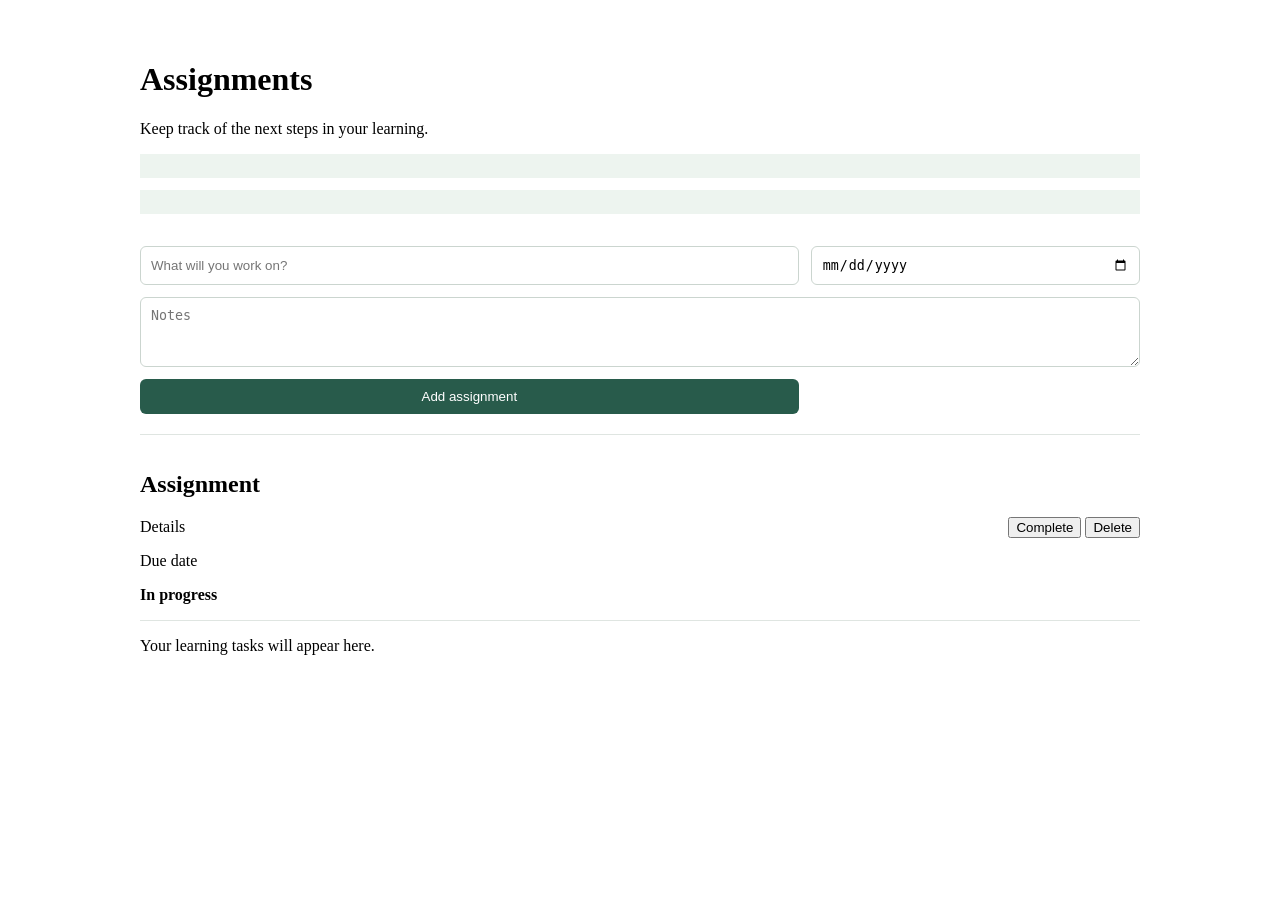
<file: src/main/resources/templates/assignments.html>
<!DOCTYPE html>
<html lang="en" xmlns:th="http://www.thymeleaf.org">
<head>
    <meta charset="UTF-8">
    <meta name="viewport" content="width=device-width, initial-scale=1">
    <title>Assignments | SkillBridge</title>
    <link rel="stylesheet" th:href="@{/css/dashboard.css}">
    <link rel="stylesheet" th:href="@{/css/app-theme.css}">
    <style>
        .module-page{max-width:1000px;margin:0 auto;padding:32px}
        .module-nav{display:flex;flex-wrap:wrap;gap:14px;margin-bottom:28px}
        .module-nav a{color:#365b50;font-weight:600;text-decoration:none}
        .module-form{display:grid;grid-template-columns:2fr 1fr;gap:12px;padding:20px 0;border-bottom:1px solid #dfe5e1}
        .module-form input,.module-form textarea,.module-form button{box-sizing:border-box;padding:10px;border:1px solid #cbd5cf;border-radius:6px}
        .module-form textarea{grid-column:1/-1;min-height:70px}
        .module-form button{background:#285b4b;color:#fff;border:0;cursor:pointer}
        .task{display:flex;justify-content:space-between;align-items:center;gap:14px;padding:16px 0;border-bottom:1px solid #dfe5e1}
        .task form{display:inline-flex;gap:8px}
        .notice{padding:12px;background:#edf4ef;margin:12px 0}
        @media(max-width:600px){.module-form{grid-template-columns:1fr}.module-form textarea{grid-column:auto}.task{align-items:flex-start;flex-direction:column}}
    </style>
</head>
<body>
<header th:replace="~{fragments/site-header :: siteHeader('assignments', true)}"></header>
<main class="module-page">
    <h1>Assignments</h1>
    <p>Keep track of the next steps in your learning.</p>
    <div class="notice" th:if="${success != null}" th:text="${success}"></div>
    <div class="notice" th:if="${error != null}" th:text="${error}"></div>
    <form class="module-form" th:action="@{/assignments/add}" method="post">
        <input name="title" maxlength="160" placeholder="What will you work on?" required>
        <input name="dueDate" type="date">
        <textarea name="details" maxlength="1000" placeholder="Notes"></textarea>
        <button type="submit">Add assignment</button>
    </form>
    <article class="task" th:each="assignment : ${assignments}">
        <div>
            <h2 th:text="${assignment.title}">Assignment</h2>
            <p th:if="${assignment.details != null}" th:text="${assignment.details}">Details</p>
            <p th:if="${assignment.dueDate != null}" th:text="${#temporals.format(assignment.dueDate, 'MMM d, yyyy')}">Due date</p>
            <strong th:text="${assignment.completed ? 'Completed' : 'In progress'}">In progress</strong>
        </div>
        <div>
            <form th:action="@{/assignments/toggle}" method="post">
                <input type="hidden" name="assignmentId" th:value="${assignment.id}">
                <input type="hidden" name="completed" th:value="${!assignment.completed}">
                <button type="submit" th:text="${assignment.completed ? 'Reopen' : 'Complete'}">Complete</button>
            </form>
            <form th:action="@{/assignments/delete}" method="post">
                <input type="hidden" name="assignmentId" th:value="${assignment.id}">
                <button type="submit">Delete</button>
            </form>
        </div>
    </article>
    <p th:if="${assignments.isEmpty()}">Your learning tasks will appear here.</p>
</main>
</body>
</html>
</file>
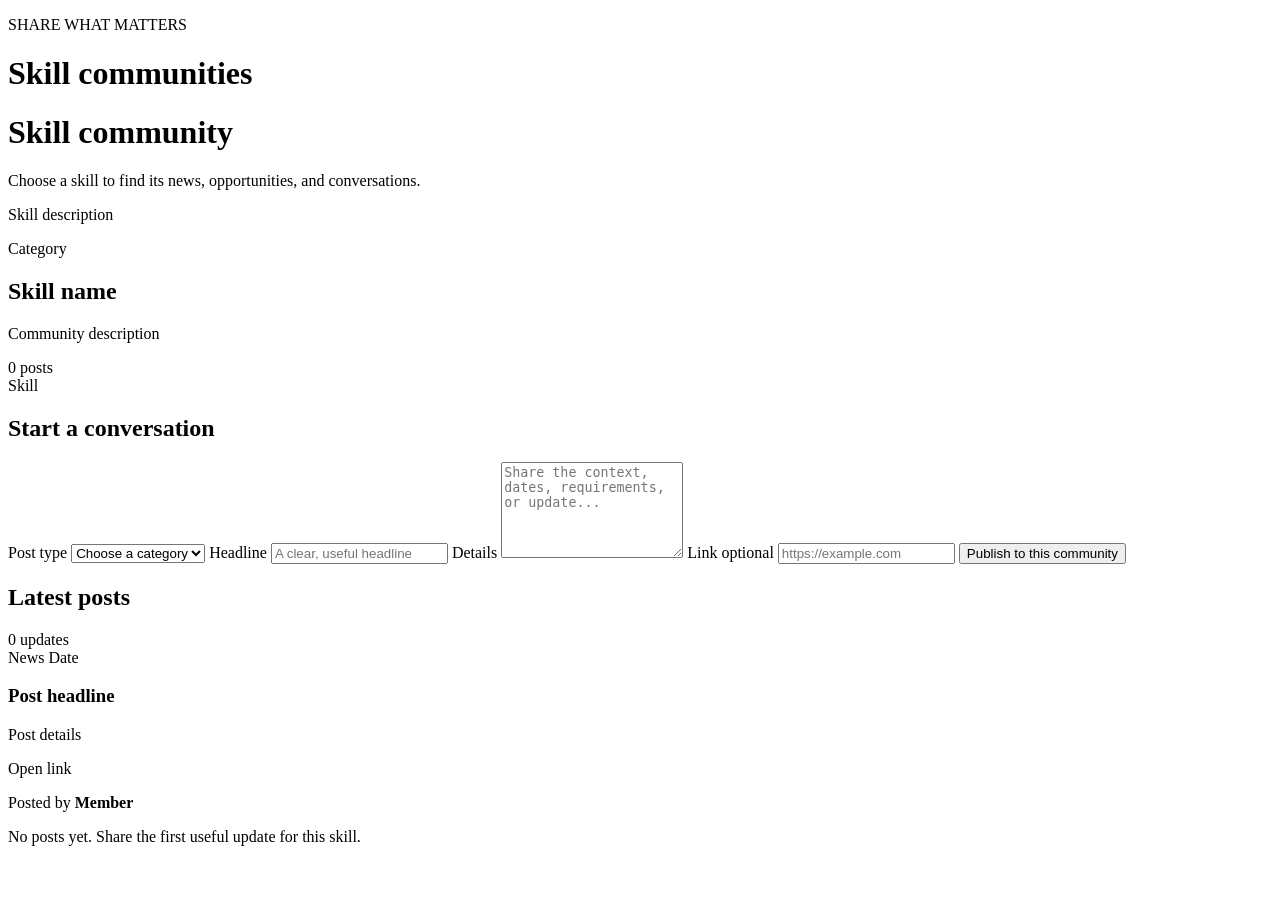
<file: src/main/resources/templates/community.html>
<!DOCTYPE html>
<html lang="en" xmlns:th="http://www.thymeleaf.org">
<head>
    <meta charset="UTF-8">
    <meta name="viewport" content="width=device-width, initial-scale=1">
    <title>Skill Communities | SkillBridge</title>
    <link rel="stylesheet" th:href="@{/css/dashboard.css}">
    <link rel="stylesheet" th:href="@{/css/app-theme.css}">
</head>
<body>
<header th:replace="~{fragments/site-header :: siteHeader('community', true)}"></header>
<main class="module-page community-page">
    <p class="community-eyebrow">SHARE WHAT MATTERS</p>
    <h1 th:if="${selectedSkill == null}">Skill communities</h1>
    <h1 th:if="${selectedSkill != null}" th:text="${selectedSkill.name} + ' community'">Skill community</h1>
    <p th:if="${selectedSkill == null}">Choose a skill to find its news, opportunities, and conversations.</p>
    <p th:if="${selectedSkill != null and selectedSkill.description != null}" th:text="${selectedSkill.description}">Skill description</p>

    <div class="community-notice" th:if="${success != null}" th:text="${success}"></div>
    <div class="community-notice community-notice--error" th:if="${error != null}" th:text="${error}"></div>

    <section class="community-picker" th:if="${selectedSkill == null}" aria-label="Skill communities">
        <a class="community-tile" th:each="skill : ${skills}"
           th:href="@{/community(skillId=${skill.id})}">
            <span class="community-category" th:text="${skill.category}">Category</span>
            <h2 th:text="${skill.name}">Skill name</h2>
            <p th:text="${skill.description != null ? skill.description : 'Explore updates and opportunities from this skill community.'}">Community description</p>
            <span class="community-count" th:text="${postCounts[skill.id] + ' posts'}">0 posts</span>
        </a>
    </section>

    <section th:if="${selectedSkill != null}" class="community-workspace">
        <nav class="community-skill-nav" aria-label="Choose another skill community">
            <a th:each="skill : ${skills}"
               th:classappend="${skill.id == selectedSkill.id} ? ' is-active' : ''"
               th:href="@{/community(skillId=${skill.id})}"
               th:text="${skill.name}">Skill</a>
        </nav>

        <div class="community-columns">
            <form class="community-compose" th:action="@{/community/posts}" method="post">
                <input type="hidden" name="skillId" th:value="${selectedSkill.id}">
                <h2>Start a conversation</h2>
                <label>Post type
                    <select name="postType" required>
                        <option value="" disabled selected>Choose a category</option>
                        <option th:each="postType : ${postTypes}"
                                th:value="${postType.name()}"
                                th:text="${postType.label}">News</option>
                    </select>
                </label>
                <label>Headline
                    <input name="title" maxlength="180" placeholder="A clear, useful headline" required>
                </label>
                <label>Details
                    <textarea name="content" maxlength="5000" rows="6"
                              placeholder="Share the context, dates, requirements, or update..." required></textarea>
                </label>
                <label>Link <span class="community-optional">optional</span>
                    <input type="url" name="linkUrl" maxlength="1000" placeholder="https://example.com">
                </label>
                <button type="submit">Publish to this community</button>
            </form>

            <div class="community-feed">
                <div class="community-feed-heading">
                    <h2>Latest posts</h2>
                    <span th:text="${posts.size() + ' updates'}">0 updates</span>
                </div>
                <article class="community-post" th:each="post : ${posts}">
                    <div class="community-post-meta">
                        <span class="community-category"
                              th:classappend="${' community-category--' + #strings.toLowerCase(post.postType.name())}"
                              th:text="${post.postType.label}">News</span>
                        <time th:datetime="${post.createdAt}"
                              th:text="${#temporals.format(post.createdAt, 'MMM d, yyyy · HH:mm')}">Date</time>
                    </div>
                    <h3 th:text="${post.title}">Post headline</h3>
                    <p class="community-post-content" th:text="${post.content}">Post details</p>
                    <a class="community-post-link" th:if="${post.linkUrl != null}"
                       th:href="${post.linkUrl}" target="_blank" rel="noopener noreferrer">Open link</a>
                    <p class="community-author">Posted by <strong th:text="${post.author.fullName}">Member</strong></p>
                </article>
                <p class="community-empty" th:if="${posts.isEmpty()}">No posts yet. Share the first useful update for this skill.</p>
            </div>
        </div>
    </section>
</main>
</body>
</html>
</file>
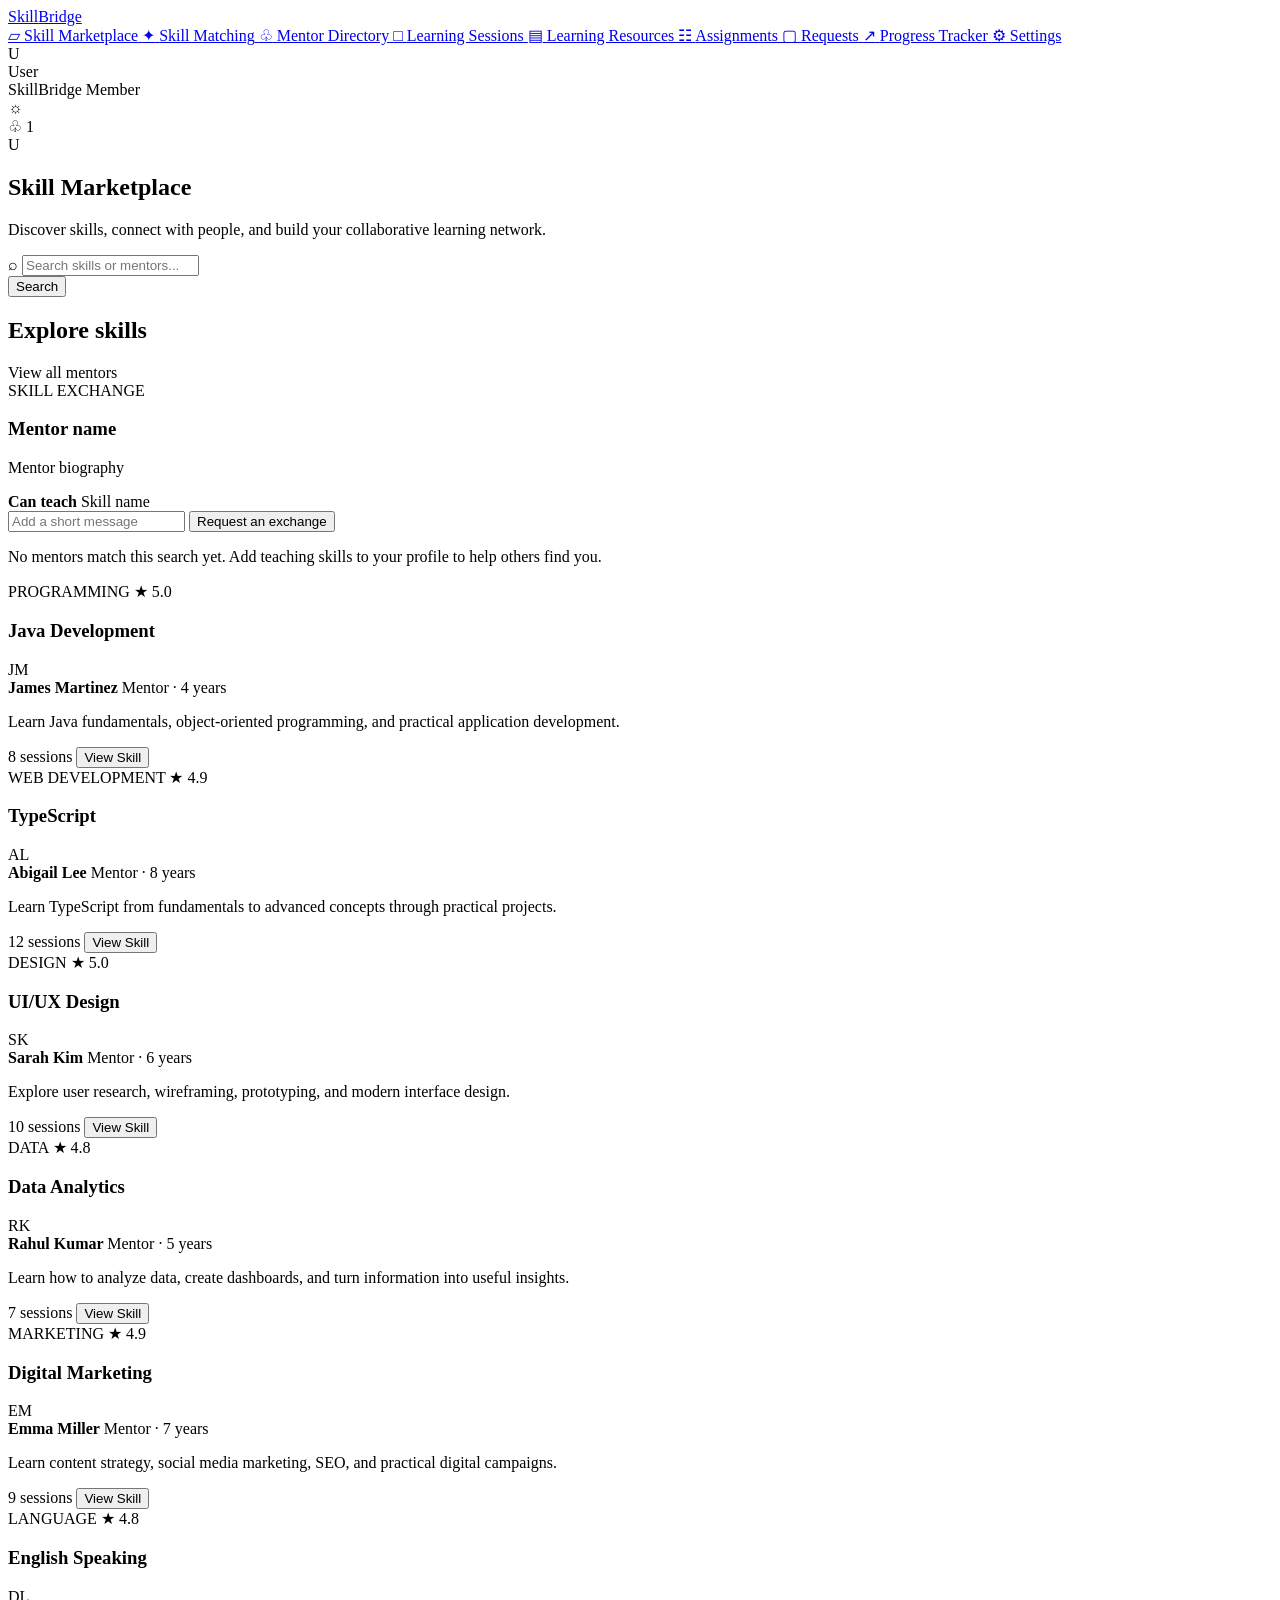
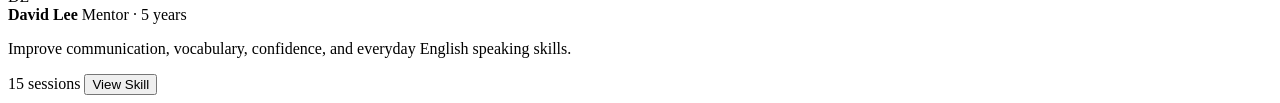
<file: src/main/resources/templates/dashboard.html>
<!DOCTYPE html>
<html lang="en" xmlns:th="http://www.thymeleaf.org">

<head>

    <meta charset="UTF-8">

    <meta name="viewport"
          content="width=device-width, initial-scale=1.0">

    <title>SkillBridge - Dashboard</title>

    <link rel="preconnect"
          href="https://fonts.googleapis.com">

    <link rel="preconnect"
          href="https://fonts.gstatic.com"
          crossorigin>

    <link href="https://fonts.googleapis.com/css2?family=Inter:wght@400;500;600;700&display=swap"
          rel="stylesheet">

    <link rel="stylesheet"
          th:href="@{/css/dashboard.css}">
    <link rel="stylesheet" th:href="@{/css/app-theme.css}">

</head>

<body>

<header th:replace="~{fragments/site-header :: siteHeader(${activeModule}, true)}"></header>

<div class="dashboard">

    <!-- ================= SIDEBAR ================= -->

    <aside class="sidebar">

        <div class="logo-area">

            <a href="/" class="logo">
                Skill<span>Bridge</span>
            </a>

        </div>

        <nav class="nav">

            <a href="/dashboard"
               class="nav-item active">

                <span class="nav-icon">▱</span>
                <span>Skill Marketplace</span>

            </a>

            <a href="/skill-matching" class="nav-item">

                <span class="nav-icon">✦</span>
                <span>Skill Matching</span>

            </a>

            <a href="/mentors" class="nav-item">

                <span class="nav-icon">♧</span>
                <span>Mentor Directory</span>

            </a>

            <a href="/sessions" class="nav-item">

                <span class="nav-icon">□</span>
                <span>Learning Sessions</span>

            </a>

            <a href="/resources" class="nav-item">

                <span class="nav-icon">▤</span>
                <span>Learning Resources</span>

            </a>

            <a href="/assignments" class="nav-item">

                <span class="nav-icon">☷</span>
                <span>Assignments</span>

            </a>

            <a href="/requests" class="nav-item">

                <span class="nav-icon">▢</span>
                <span>Requests</span>

            </a>

            <a href="/progress" class="nav-item">

                <span class="nav-icon">↗</span>
                <span>Progress Tracker</span>

            </a>

            <a href="/settings" class="nav-item">

                <span class="nav-icon">⚙</span>
                <span>Settings</span>

            </a>

        </nav>

        <!-- USER -->

        <div class="sidebar-profile">

            <div class="profile-avatar">
                <span th:text="${#strings.substring(currentUser.fullName, 0, 1)}">U</span>
            </div>

            <div>

                <div class="profile-name">
                    <span th:text="${currentUser.fullName}">User</span>
                </div>

                <div class="profile-level">
                    SkillBridge Member
                </div>

            </div>

        </div>

    </aside>


    <!-- ================= MAIN ================= -->

    <main class="main">

        <!-- TOP BAR -->

        <header class="topbar" th:if="${false}">

            <div class="topbar-icon">
                ☼
            </div>

            <div class="topbar-icon notification">

                ♧

                <span class="notification-dot">
                    1
                </span>

            </div>

            <div class="profile-avatar">
                <span th:text="${#strings.substring(currentUser.fullName, 0, 1)}">U</span>
            </div>

        </header>


        <!-- CONTENT -->

        <section class="content">

            <div class="page-heading">

                <h1 th:text="${pageTitle}">Skill Marketplace</h1>

                <p>
                    Discover skills, connect with people, and build your collaborative learning network.
                </p>

            </div>


            <!-- SEARCH -->

            <form class="search-area" th:action="${searchPath}" method="get">

                <div class="search-box">

                    <span>⌕</span>

                    <input
                        type="text"
                        name="q"
                        th:value="${query}"
                        placeholder="Search skills or mentors...">

                </div>

                <button class="learn-btn" type="submit">
                    Search
                </button>

            </form>


            <!-- SKILL MARKETPLACE -->

            <div class="section-header">

                <h2 th:text="${sectionTitle}">Explore skills</h2>

                <a th:href="${viewAllPath}" class="view-all">
                    <span th:text="${activeModule == 'mentors' ? 'Marketplace' : 'View all mentors'}">View all mentors</span>
                </a>

            </div>

            <div class="skill-grid">
                <article class="skill-card" th:each="mentor : ${mentors}">
                    <div class="skill-top">
                        <span class="category">SKILL EXCHANGE</span>
                    </div>
                    <h3 th:text="${mentor.fullName}">Mentor name</h3>
                    <p class="description" th:text="${mentor.bio != null and !mentor.bio.isBlank() ? mentor.bio : 'Available to share practical experience.'}">
                        Mentor biography
                    </p>
                    <div class="mentor-info">
                        <strong>Can teach</strong>
                        <span th:each="skill : ${mentor.skillsToTeach}"
                              th:text="${skill.name}">Skill name</span>
                    </div>
                    <form th:action="@{/requests/send}" method="post">
                        <input type="hidden" name="receiverId" th:value="${mentor.id}">
                        <input type="text" name="message" placeholder="Add a short message">
                        <button class="learn-btn" type="submit">Request an exchange</button>
                    </form>
                </article>
            </div>

            <p th:if="${mentors.isEmpty()}" class="description">
                No mentors match this search yet. Add teaching skills to your profile to help others find you.
            </p>


            <div class="skill-grid" th:if="${false}">


                <!-- CARD 1 -->

                <article class="skill-card">

                    <div class="skill-top">

                        <span class="category">
                            PROGRAMMING
                        </span>

                        <span class="rating">
                            ★ 5.0
                        </span>

                    </div>

                    <h3>
                        Java Development
                    </h3>

                    <div class="mentor">

                        <div class="mentor-avatar">
                            JM
                        </div>

                        <div class="mentor-info">

                            <strong>
                                James Martinez
                            </strong>

                            <span>
                                Mentor · 4 years
                            </span>

                        </div>

                    </div>

                    <p class="description">

                        Learn Java fundamentals, object-oriented programming,
                        and practical application development.

                    </p>

                    <div class="card-bottom">

                        <span class="session-info">
                            8 sessions
                        </span>

                        <button class="learn-btn">
                            View Skill
                        </button>

                    </div>

                </article>


                <!-- CARD 2 -->

                <article class="skill-card">

                    <div class="skill-top">

                        <span class="category">
                            WEB DEVELOPMENT
                        </span>

                        <span class="rating">
                            ★ 4.9
                        </span>

                    </div>

                    <h3>
                        TypeScript
                    </h3>

                    <div class="mentor">

                        <div class="mentor-avatar">
                            AL
                        </div>

                        <div class="mentor-info">

                            <strong>
                                Abigail Lee
                            </strong>

                            <span>
                                Mentor · 8 years
                            </span>

                        </div>

                    </div>

                    <p class="description">

                        Learn TypeScript from fundamentals to advanced
                        concepts through practical projects.

                    </p>

                    <div class="card-bottom">

                        <span class="session-info">
                            12 sessions
                        </span>

                        <button class="learn-btn">
                            View Skill
                        </button>

                    </div>

                </article>


                <!-- CARD 3 -->

                <article class="skill-card">

                    <div class="skill-top">

                        <span class="category">
                            DESIGN
                        </span>

                        <span class="rating">
                            ★ 5.0
                        </span>

                    </div>

                    <h3>
                        UI/UX Design
                    </h3>

                    <div class="mentor">

                        <div class="mentor-avatar">
                            SK
                        </div>

                        <div class="mentor-info">

                            <strong>
                                Sarah Kim
                            </strong>

                            <span>
                                Mentor · 6 years
                            </span>

                        </div>

                    </div>

                    <p class="description">

                        Explore user research, wireframing, prototyping,
                        and modern interface design.

                    </p>

                    <div class="card-bottom">

                        <span class="session-info">
                            10 sessions
                        </span>

                        <button class="learn-btn">
                            View Skill
                        </button>

                    </div>

                </article>


                <!-- CARD 4 -->

                <article class="skill-card">

                    <div class="skill-top">

                        <span class="category">
                            DATA
                        </span>

                        <span class="rating">
                            ★ 4.8
                        </span>

                    </div>

                    <h3>
                        Data Analytics
                    </h3>

                    <div class="mentor">

                        <div class="mentor-avatar">
                            RK
                        </div>

                        <div class="mentor-info">

                            <strong>
                                Rahul Kumar
                            </strong>

                            <span>
                                Mentor · 5 years
                            </span>

                        </div>

                    </div>

                    <p class="description">

                        Learn how to analyze data, create dashboards,
                        and turn information into useful insights.

                    </p>

                    <div class="card-bottom">

                        <span class="session-info">
                            7 sessions
                        </span>

                        <button class="learn-btn">
                            View Skill
                        </button>

                    </div>

                </article>


                <!-- CARD 5 -->

                <article class="skill-card">

                    <div class="skill-top">

                        <span class="category">
                            MARKETING
                        </span>

                        <span class="rating">
                            ★ 4.9
                        </span>

                    </div>

                    <h3>
                        Digital Marketing
                    </h3>

                    <div class="mentor">

                        <div class="mentor-avatar">
                            EM
                        </div>

                        <div class="mentor-info">

                            <strong>
                                Emma Miller
                            </strong>

                            <span>
                                Mentor · 7 years
                            </span>

                        </div>

                    </div>

                    <p class="description">

                        Learn content strategy, social media marketing,
                        SEO, and practical digital campaigns.

                    </p>

                    <div class="card-bottom">

                        <span class="session-info">
                            9 sessions
                        </span>

                        <button class="learn-btn">
                            View Skill
                        </button>

                    </div>

                </article>


                <!-- CARD 6 -->

                <article class="skill-card">

                    <div class="skill-top">

                        <span class="category">
                            LANGUAGE
                        </span>

                        <span class="rating">
                            ★ 4.8
                        </span>

                    </div>

                    <h3>
                        English Speaking
                    </h3>

                    <div class="mentor">

                        <div class="mentor-avatar">
                            DL
                        </div>

                        <div class="mentor-info">

                            <strong>
                                David Lee
                            </strong>

                            <span>
                                Mentor · 5 years
                            </span>

                        </div>

                    </div>

                    <p class="description">

                        Improve communication, vocabulary, confidence,
                        and everyday English speaking skills.

                    </p>

                    <div class="card-bottom">

                        <span class="session-info">
                            15 sessions
                        </span>

                        <button class="learn-btn">
                            View Skill
                        </button>

                    </div>

                </article>

            </div>

        </section>

    </main>

</div>

</body>

</html>
</file>
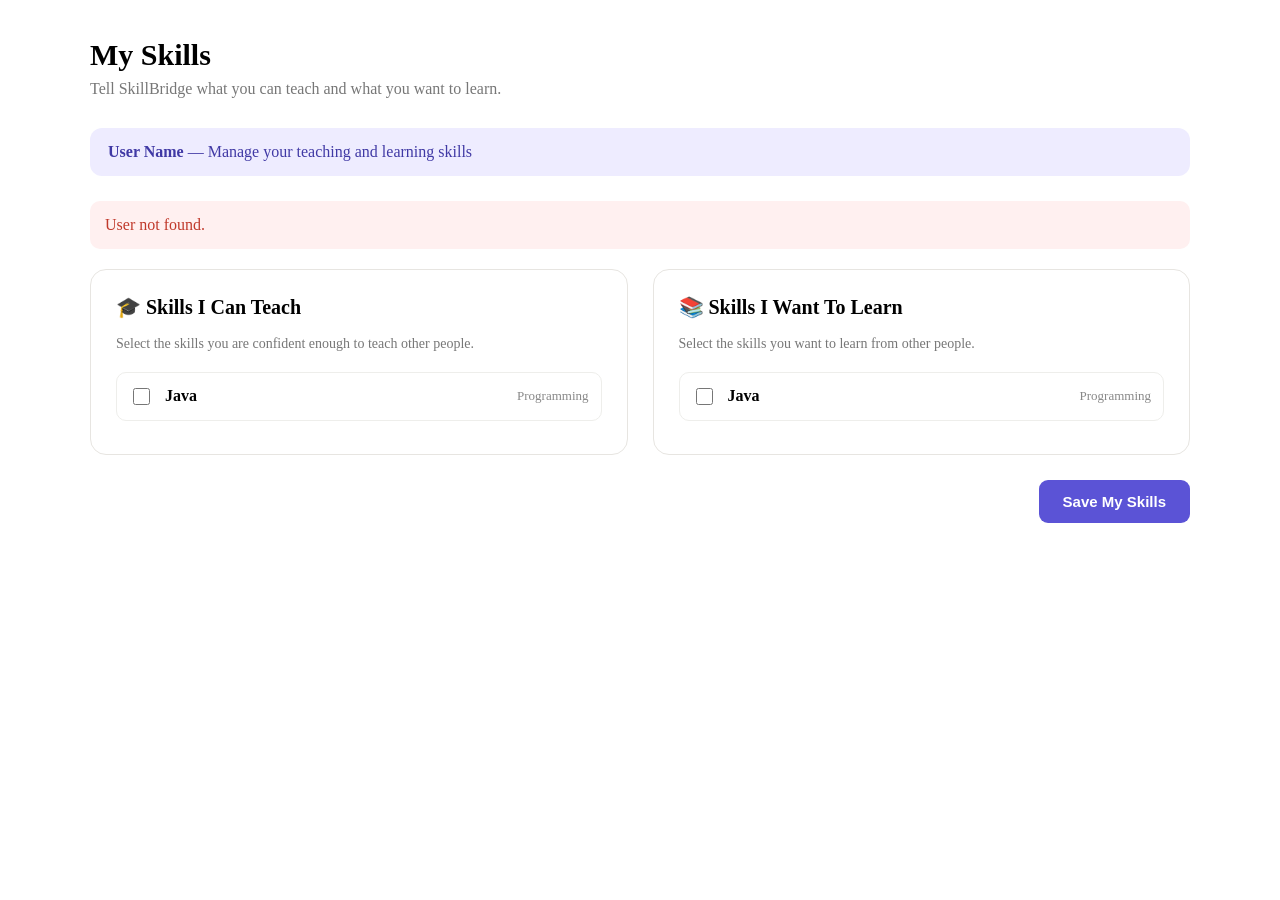
<file: src/main/resources/templates/my-skills.html>
<!DOCTYPE html>
<html lang="en"
      xmlns:th="http://www.thymeleaf.org">

<head>

    <meta charset="UTF-8">
    <meta name="viewport" content="width=device-width, initial-scale=1.0">

    <title>My Skills | SkillBridge</title>

    <link rel="stylesheet" th:href="@{/css/dashboard.css}">

    <style>

        .skills-page {
            padding: 30px;
            max-width: 1100px;
            margin: auto;
        }

        .back-link {
            display: inline-block;
            margin-bottom: 20px;
            color: #5b53d6;
            text-decoration: none;
            font-weight: 600;
        }

        .skills-header {
            margin-bottom: 30px;
        }

        .skills-header h1 {
            margin: 0;
            font-size: 30px;
        }

        .skills-header p {
            color: #777;
            margin-top: 8px;
        }

        .skills-container {
            display: grid;
            grid-template-columns: 1fr 1fr;
            gap: 25px;
        }

        .skills-card {
            background: #ffffff;
            border: 1px solid #e7e5e1;
            border-radius: 16px;
            padding: 25px;
        }

        .skills-card h2 {
            margin-top: 0;
            font-size: 20px;
        }

        .skills-card-description {
            color: #777;
            font-size: 14px;
            margin-bottom: 20px;
        }

        .skill-item {
            display: flex;
            align-items: center;
            gap: 12px;
            padding: 12px;
            margin-bottom: 8px;
            border: 1px solid #eeeeeb;
            border-radius: 10px;
            cursor: pointer;
            transition: 0.2s;
        }

        .skill-item:hover {
            background: #f8f7ff;
            border-color: #dcd9ff;
        }

        .skill-item input {
            width: 17px;
            height: 17px;
            accent-color: #5b53d6;
        }

        .skill-name {
            font-weight: 600;
        }

        .skill-category {
            color: #888;
            font-size: 13px;
            margin-left: auto;
        }

        .save-section {
            margin-top: 25px;
            display: flex;
            justify-content: flex-end;
        }

        .save-button {
            border: none;
            background: #5b53d6;
            color: white;
            padding: 13px 24px;
            border-radius: 9px;
            font-size: 15px;
            font-weight: 600;
            cursor: pointer;
        }

        .save-button:hover {
            background: #4942bd;
        }

        .user-info {
            background: #eeecff;
            border-radius: 12px;
            padding: 15px 18px;
            margin-bottom: 25px;
            color: #4039a5;
        }

        .error-message {
            background: #fff0f0;
            color: #c0392b;
            padding: 15px;
            border-radius: 10px;
            margin-bottom: 20px;
        }

        @media (max-width: 750px) {

            .skills-container {
                grid-template-columns: 1fr;
            }

            .skill-category {
                display: none;
            }
        }

    </style>
    <link rel="stylesheet" th:href="@{/css/app-theme.css}">

</head>

<body>

<header th:replace="~{fragments/site-header :: siteHeader('skills', true)}"></header>

<div class="skills-page">

    <div class="skills-header">

        <h1>My Skills</h1>

        <p>
            Tell SkillBridge what you can teach and what you want to learn.
        </p>

    </div>


    <!-- User Information -->

    <div
        th:if="${user != null}"
        class="user-info">

        <strong th:text="${user.fullName}">
            User Name
        </strong>

        <span>
            — Manage your teaching and learning skills
        </span>

    </div>


    <!-- Error -->

    <div
        th:if="${error != null}"
        class="error-message"
        th:text="${error}">
        User not found.
    </div>


    <!-- Skills Form -->

    <form
        th:if="${user != null}"
        th:action="@{/my-skills/save}"
        method="post">

        <div class="skills-container">


            <!-- Skills To Teach -->

            <div class="skills-card">

                <h2>🎓 Skills I Can Teach</h2>

                <p class="skills-card-description">
                    Select the skills you are confident enough
                    to teach other people.
                </p>


                <label
                    class="skill-item"
                    th:each="skill : ${skills}">

                    <input
                        type="checkbox"
                        name="teachingSkills"
                        th:value="${skill.id}"
                        th:checked="${user.skillsToTeach.contains(skill)}">

                    <span
                        class="skill-name"
                        th:text="${skill.name}">
                        Java
                    </span>

                    <span
                        class="skill-category"
                        th:text="${skill.category}">
                        Programming
                    </span>

                </label>

            </div>


            <!-- Skills To Learn -->

            <div class="skills-card">

                <h2>📚 Skills I Want To Learn</h2>

                <p class="skills-card-description">
                    Select the skills you want to learn
                    from other people.
                </p>


                <label
                    class="skill-item"
                    th:each="skill : ${skills}">

                    <input
                        type="checkbox"
                        name="learningSkills"
                        th:value="${skill.id}"
                        th:checked="${user.skillsToLearn.contains(skill)}">

                    <span
                        class="skill-name"
                        th:text="${skill.name}">
                        Java
                    </span>

                    <span
                        class="skill-category"
                        th:text="${skill.category}">
                        Programming
                    </span>

                </label>

            </div>

        </div>


        <div class="save-section">

            <button
                type="submit"
                class="save-button">

                Save My Skills

            </button>

        </div>

    </form>

</div>

</body>
</html>
</file>
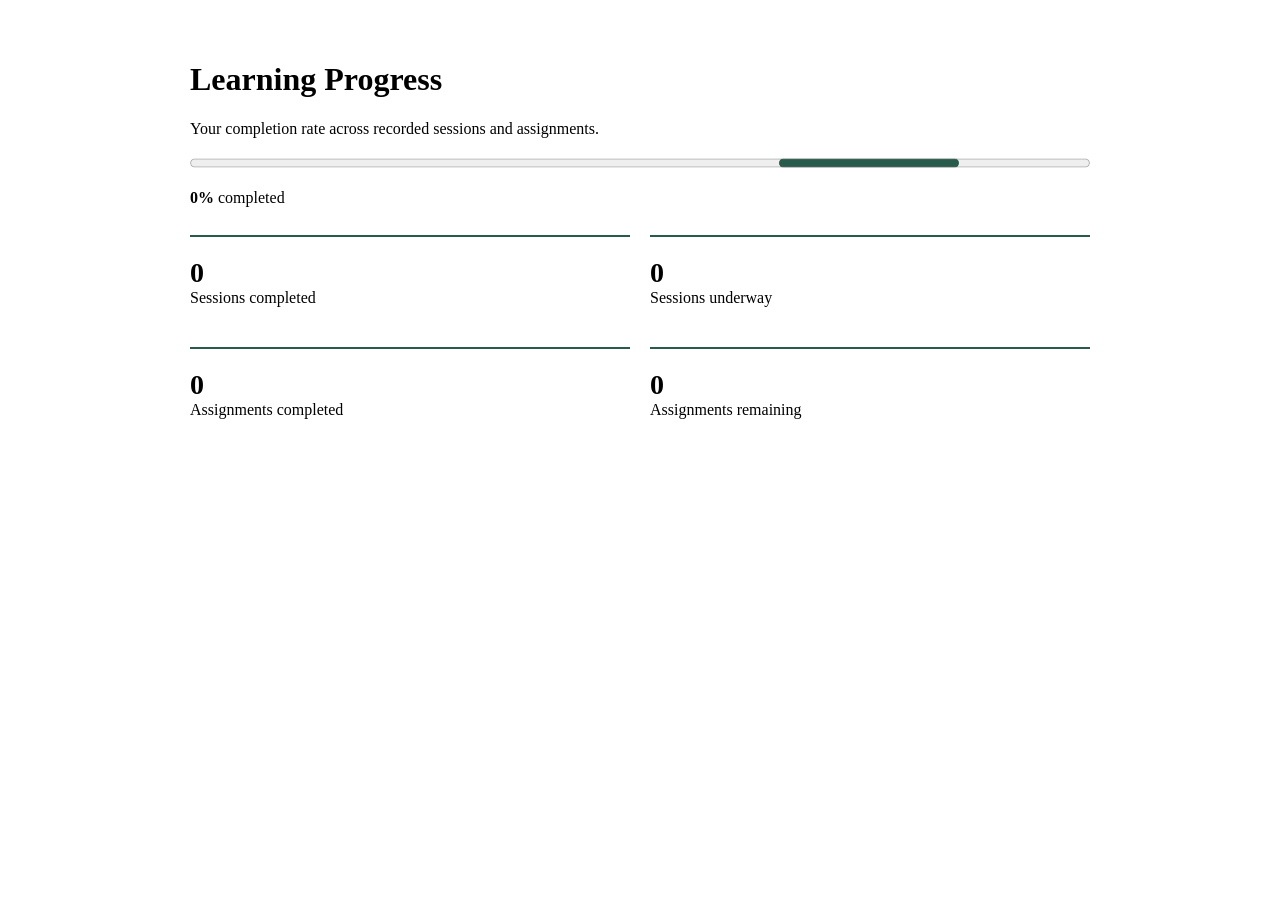
<file: src/main/resources/templates/progress.html>
<!DOCTYPE html>
<html lang="en" xmlns:th="http://www.thymeleaf.org">
<head>
    <meta charset="UTF-8">
    <meta name="viewport" content="width=device-width, initial-scale=1">
    <title>Progress | SkillBridge</title>
    <link rel="stylesheet" th:href="@{/css/dashboard.css}">
    <link rel="stylesheet" th:href="@{/css/app-theme.css}">
    <style>
        .module-page{max-width:900px;margin:0 auto;padding:32px}
        .module-nav{display:flex;flex-wrap:wrap;gap:14px;margin-bottom:28px}
        .module-nav a{color:#365b50;font-weight:600;text-decoration:none}
        .progress-line{width:100%;height:18px;accent-color:#285b4b}
        .stats{display:grid;grid-template-columns:repeat(2,minmax(0,1fr));gap:20px;margin-top:28px}
        .stat{padding:20px 0;border-top:2px solid #285b4b}
        .stat strong{display:block;font-size:28px}
        @media(max-width:560px){.stats{grid-template-columns:1fr}}
    </style>
</head>
<body>
<header th:replace="~{fragments/site-header :: siteHeader('progress', true)}"></header>
<main class="module-page">
    <h1>Learning Progress</h1>
    <p>Your completion rate across recorded sessions and assignments.</p>
    <progress class="progress-line" max="100" th:value="${completionRate}">0%</progress>
    <p><strong th:text="${completionRate + '%'}">0%</strong> completed</p>
    <div class="stats">
        <div class="stat"><strong th:text="${completedSessions}">0</strong><span>Sessions completed</span></div>
        <div class="stat"><strong th:text="${activeSessions}">0</strong><span>Sessions underway</span></div>
        <div class="stat"><strong th:text="${completedAssignments}">0</strong><span>Assignments completed</span></div>
        <div class="stat"><strong th:text="${openAssignments}">0</strong><span>Assignments remaining</span></div>
    </div>
</main>
</body>
</html>
</file>
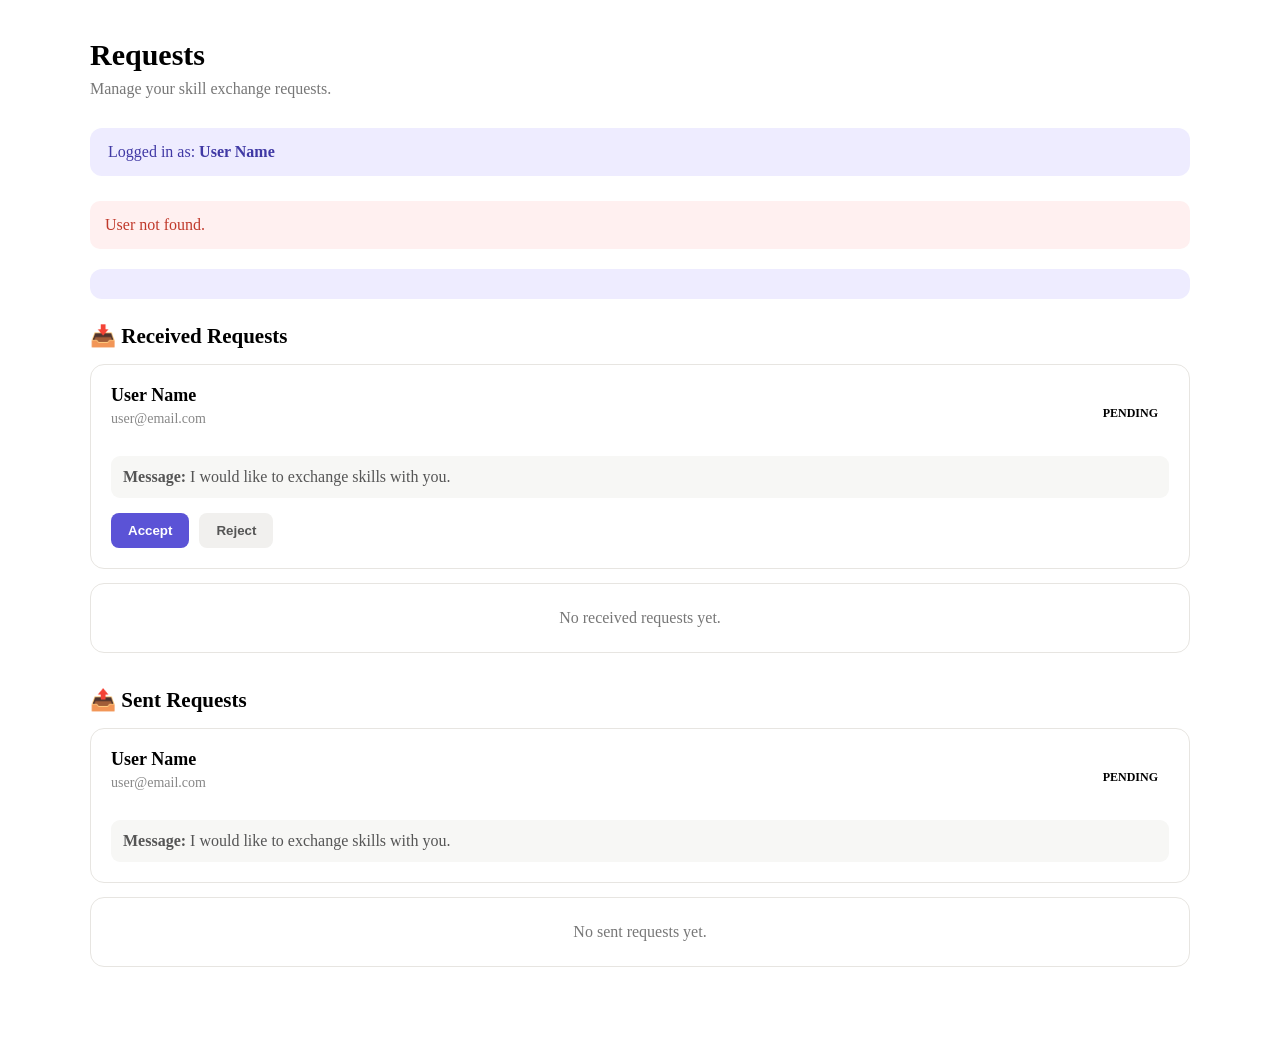
<file: src/main/resources/templates/requests.html>
<!DOCTYPE html>
<html lang="en"
      xmlns:th="http://www.thymeleaf.org">

<head>

    <meta charset="UTF-8">
    <meta name="viewport" content="width=device-width, initial-scale=1.0">

    <title>Requests | SkillBridge</title>

    <link rel="stylesheet" th:href="@{/css/dashboard.css}">

    <style>

        .requests-page {
            padding: 30px;
            max-width: 1100px;
            margin: auto;
        }

        .back-link {
            display: inline-block;
            margin-bottom: 20px;
            color: #5b53d6;
            text-decoration: none;
            font-weight: 600;
        }

        .requests-header {
            margin-bottom: 30px;
        }

        .requests-header h1 {
            margin: 0;
            font-size: 30px;
        }

        .requests-header p {
            color: #777;
            margin-top: 8px;
        }

        .user-info {
            background: #eeecff;
            border-radius: 12px;
            padding: 15px 18px;
            margin-bottom: 25px;
            color: #4039a5;
        }

        .section {
            margin-bottom: 35px;
        }

        .section h2 {
            font-size: 21px;
            margin-bottom: 15px;
        }

        .request-card {
            background: #ffffff;
            border: 1px solid #e7e5e1;
            border-radius: 14px;
            padding: 20px;
            margin-bottom: 14px;
        }

        .request-top {
            display: flex;
            justify-content: space-between;
            align-items: center;
            gap: 15px;
        }

        .request-name {
            font-size: 18px;
            font-weight: 700;
            margin: 0;
        }

        .request-email {
            color: #888;
            font-size: 14px;
            margin-top: 5px;
        }

        .request-message {
            margin-top: 15px;
            padding: 12px;
            background: #f7f7f5;
            border-radius: 9px;
            color: #555;
        }

        .status {
            display: inline-block;
            padding: 6px 11px;
            border-radius: 20px;
            font-size: 12px;
            font-weight: 700;
        }

        .status-pending {
            background: #fff4d8;
            color: #9a6b00;
        }

        .status-accepted {
            background: #e7f7ed;
            color: #287a45;
        }

        .status-rejected {
            background: #ffeaea;
            color: #b23b3b;
        }

        .request-actions {
            margin-top: 15px;
            display: flex;
            gap: 10px;
        }

        .action-button {
            border: none;
            border-radius: 8px;
            padding: 10px 17px;
            font-weight: 600;
            cursor: pointer;
        }

        .accept-button {
            background: #5b53d6;
            color: white;
        }

        .accept-button:hover {
            background: #4942bd;
        }

        .reject-button {
            background: #f1f0ee;
            color: #555;
        }

        .reject-button:hover {
            background: #e6e4e1;
        }

        .empty-message {
            background: #ffffff;
            border: 1px solid #e7e5e1;
            border-radius: 14px;
            padding: 25px;
            color: #777;
            text-align: center;
        }

        .error-message {
            background: #fff0f0;
            color: #c0392b;
            padding: 15px;
            border-radius: 10px;
            margin-bottom: 20px;
        }

        @media (max-width: 650px) {

            .request-top {
                flex-direction: column;
                align-items: flex-start;
            }

            .request-actions {
                flex-direction: column;
            }

            .action-button {
                width: 100%;
            }
        }

    </style>
    <link rel="stylesheet" th:href="@{/css/app-theme.css}">

</head>

<body>

<header th:replace="~{fragments/site-header :: siteHeader('requests', true)}"></header>

<div class="requests-page">

    <div class="requests-header">

        <h1>Requests</h1>

        <p>
            Manage your skill exchange requests.
        </p>

    </div>


    <!-- USER INFORMATION -->

    <div
        th:if="${user != null}"
        class="user-info">

        Logged in as:

        <strong th:text="${user.fullName}">
            User Name
        </strong>

    </div>


    <!-- ERROR -->

    <div
        th:if="${error != null}"
        class="error-message"
        th:text="${error}">

        User not found.

    </div>

    <div th:if="${success != null}" class="user-info" th:text="${success}"></div>


    <!-- RECEIVED REQUESTS -->

    <div
        th:if="${user != null}"
        class="section">

        <h2>
            📥 Received Requests
        </h2>


        <div
            th:if="${receivedRequests != null and !receivedRequests.isEmpty()}">

            <div
                class="request-card"
                th:each="request : ${receivedRequests}">

                <div class="request-top">

                    <div>

                        <p
                            class="request-name"
                            th:text="${request.sender.fullName}">

                            User Name

                        </p>

                        <p
                            class="request-email"
                            th:text="${request.sender.email}">

                            user@email.com

                        </p>

                    </div>


                    <span
                        class="status"
                        th:classappend="${request.status == 'PENDING'
                            ? ' status-pending'
                            : request.status == 'ACCEPTED'
                            ? ' status-accepted'
                            : ' status-rejected'}"
                        th:text="${request.status}">

                        PENDING

                    </span>

                </div>


                <div
                    th:if="${request.message != null and !request.message.isEmpty()}"
                    class="request-message">

                    <strong>Message:</strong>

                    <span th:text="${request.message}">
                        I would like to exchange skills with you.
                    </span>

                </div>


                <!-- ACCEPT / REJECT -->

                <div
                    th:if="${request.status == 'PENDING'}"
                    class="request-actions">

                    <form
                        th:action="@{/requests/accept}"
                        method="post">

                        <input
                            type="hidden"
                            name="requestId"
                            th:value="${request.id}">

                        <button
                            type="submit"
                            class="action-button accept-button">

                            Accept

                        </button>

                    </form>


                    <form
                        th:action="@{/requests/reject}"
                        method="post">

                        <input
                            type="hidden"
                            name="requestId"
                            th:value="${request.id}">

                        <button
                            type="submit"
                            class="action-button reject-button">

                            Reject

                        </button>

                    </form>

                </div>

            </div>

        </div>


        <div
            th:if="${receivedRequests == null or receivedRequests.isEmpty()}"
            class="empty-message">

            No received requests yet.

        </div>

    </div>


    <!-- SENT REQUESTS -->

    <div
        th:if="${user != null}"
        class="section">

        <h2>
            📤 Sent Requests
        </h2>


        <div
            th:if="${sentRequests != null and !sentRequests.isEmpty()}">

            <div
                class="request-card"
                th:each="request : ${sentRequests}">

                <div class="request-top">

                    <div>

                        <p
                            class="request-name"
                            th:text="${request.receiver.fullName}">

                            User Name

                        </p>

                        <p
                            class="request-email"
                            th:text="${request.receiver.email}">

                            user@email.com

                        </p>

                    </div>


                    <span
                        class="status"
                        th:classappend="${request.status == 'PENDING'
                            ? ' status-pending'
                            : request.status == 'ACCEPTED'
                            ? ' status-accepted'
                            : ' status-rejected'}"
                        th:text="${request.status}">

                        PENDING

                    </span>

                </div>


                <div
                    th:if="${request.message != null and !request.message.isEmpty()}"
                    class="request-message">

                    <strong>Message:</strong>

                    <span th:text="${request.message}">
                        I would like to exchange skills with you.
                    </span>

                </div>

            </div>

        </div>


        <div
            th:if="${sentRequests == null or sentRequests.isEmpty()}"
            class="empty-message">

            No sent requests yet.

        </div>

    </div>

</div>

</body>

</html>
</file>
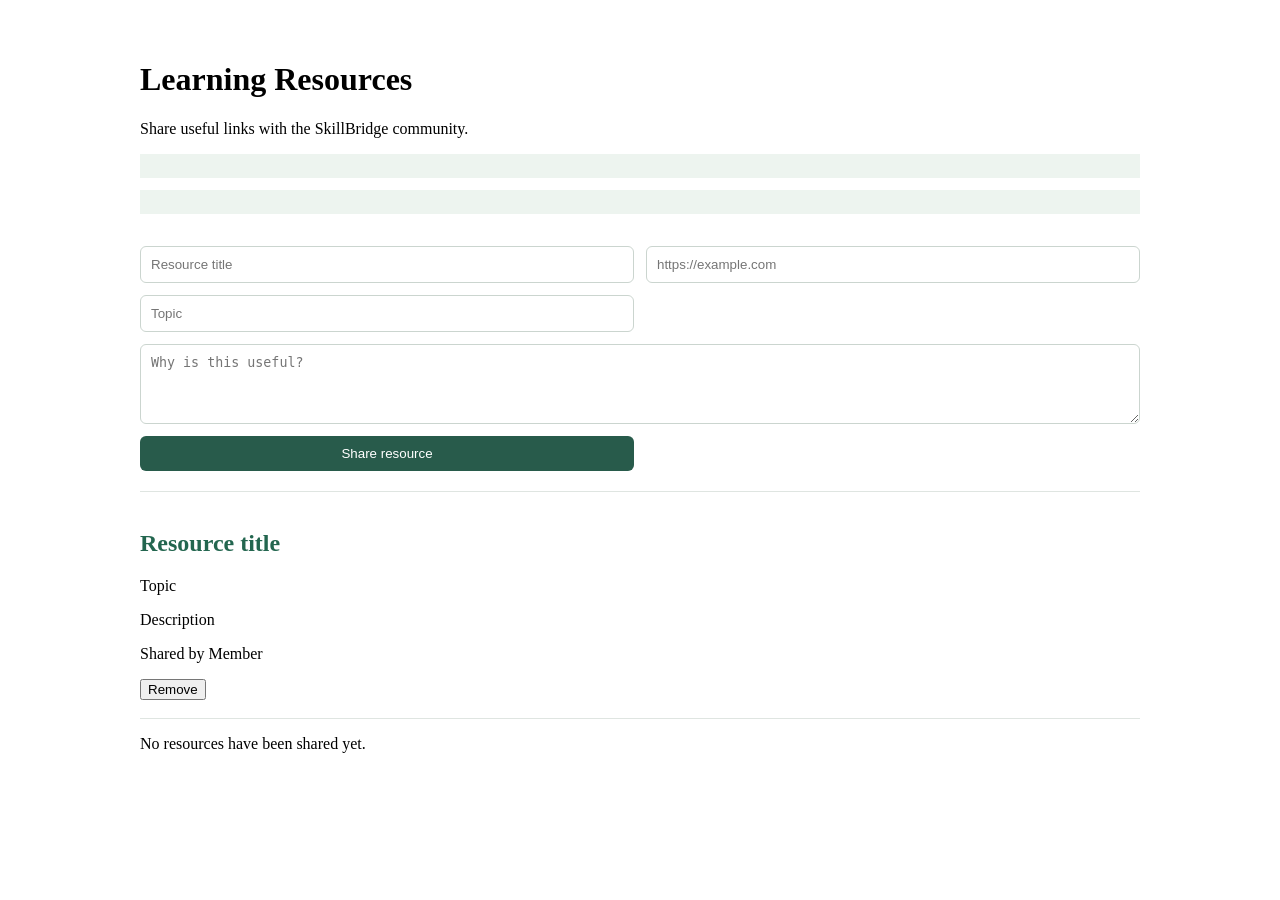
<file: src/main/resources/templates/resources.html>
<!DOCTYPE html>
<html lang="en" xmlns:th="http://www.thymeleaf.org">
<head>
    <meta charset="UTF-8">
    <meta name="viewport" content="width=device-width, initial-scale=1">
    <title>Learning Resources | SkillBridge</title>
    <link rel="stylesheet" th:href="@{/css/dashboard.css}">
    <link rel="stylesheet" th:href="@{/css/app-theme.css}">
    <style>
        .module-page{max-width:1000px;margin:0 auto;padding:32px}
        .module-nav{display:flex;flex-wrap:wrap;gap:14px;margin-bottom:28px}
        .module-nav a{color:#365b50;font-weight:600;text-decoration:none}
        .module-form{display:grid;grid-template-columns:repeat(2,minmax(0,1fr));gap:12px;padding:20px 0;border-bottom:1px solid #dfe5e1}
        .module-form input,.module-form textarea,.module-form button{width:100%;box-sizing:border-box;padding:10px;border:1px solid #cbd5cf;border-radius:6px}
        .module-form textarea{grid-column:1/-1;min-height:80px}
        .module-form button{background:#285b4b;color:#fff;border:0;cursor:pointer}
        .resource{padding:18px 0;border-bottom:1px solid #dfe5e1}
        .resource a{color:#23664f}
        .notice{padding:12px;background:#edf4ef;margin:12px 0}
        @media(max-width:600px){.module-form{grid-template-columns:1fr}.module-form textarea{grid-column:auto}}
    </style>
</head>
<body>
<header th:replace="~{fragments/site-header :: siteHeader('resources', true)}"></header>
<main class="module-page">
    <h1>Learning Resources</h1>
    <p>Share useful links with the SkillBridge community.</p>
    <div class="notice" th:if="${success != null}" th:text="${success}"></div>
    <div class="notice" th:if="${error != null}" th:text="${error}"></div>
    <form class="module-form" th:action="@{/resources/add}" method="post">
        <input name="title" maxlength="160" placeholder="Resource title" required>
        <input name="url" type="url" placeholder="https://example.com" required>
        <input name="topic" maxlength="100" placeholder="Topic">
        <textarea name="description" maxlength="1000" placeholder="Why is this useful?"></textarea>
        <button type="submit">Share resource</button>
    </form>
    <article class="resource" th:each="resource : ${resources}">
        <h2><a th:href="${resource.url}" target="_blank" rel="noopener noreferrer" th:text="${resource.title}">Resource title</a></h2>
        <p th:if="${resource.topic != null}" th:text="${resource.topic}">Topic</p>
        <p th:if="${resource.description != null}" th:text="${resource.description}">Description</p>
        <p>Shared by <span th:text="${resource.owner.fullName}">Member</span></p>
        <form th:if="${resource.owner.id == currentUser.id}" th:action="@{/resources/delete}" method="post">
            <input type="hidden" name="resourceId" th:value="${resource.id}">
            <button type="submit">Remove</button>
        </form>
    </article>
    <p th:if="${resources.isEmpty()}">No resources have been shared yet.</p>
</main>
</body>
</html>
</file>
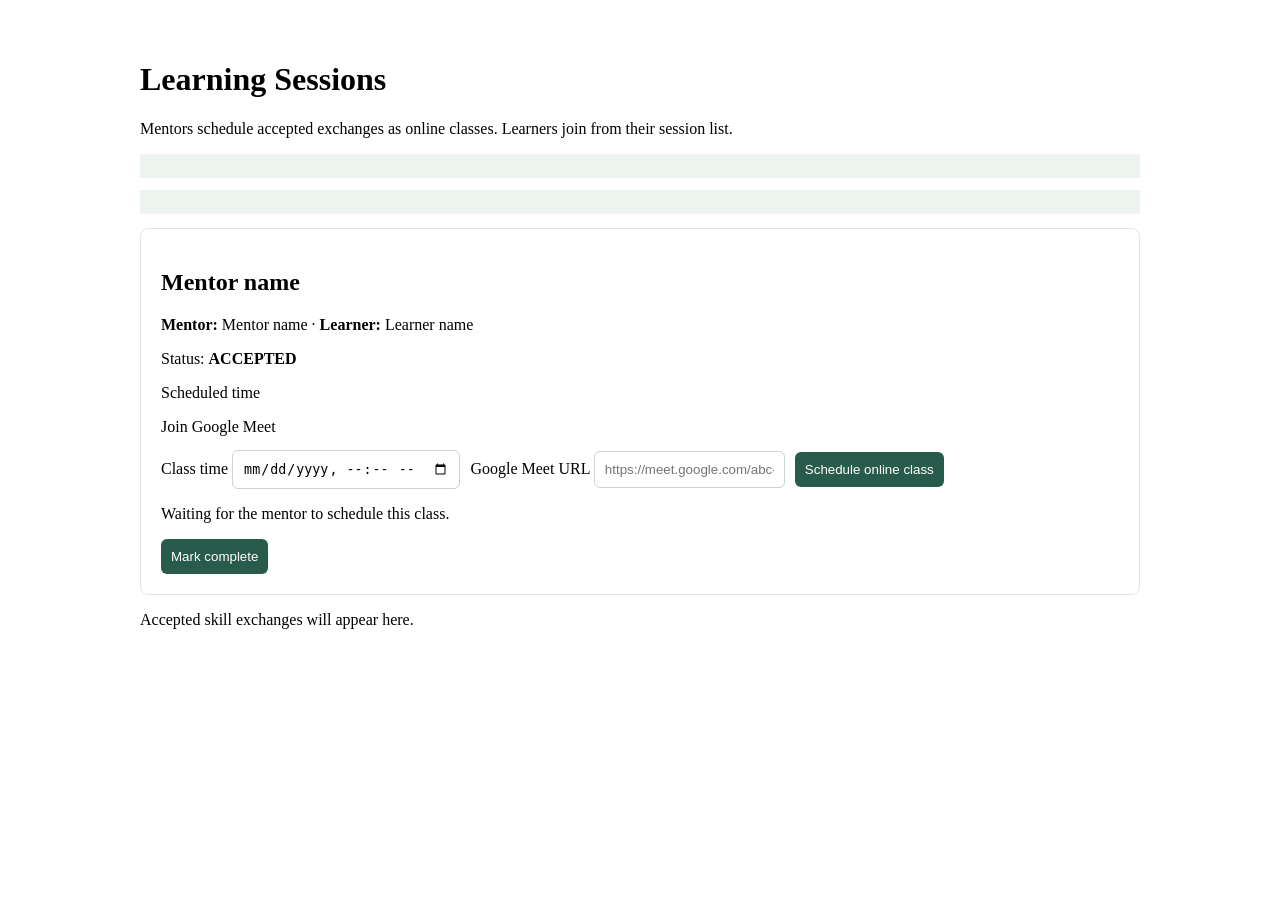
<file: src/main/resources/templates/sessions.html>
<!DOCTYPE html>
<html lang="en" xmlns:th="http://www.thymeleaf.org">
<head>
    <meta charset="UTF-8">
    <meta name="viewport" content="width=device-width, initial-scale=1">
    <title>Learning Sessions | SkillBridge</title>
    <link rel="stylesheet" th:href="@{/css/dashboard.css}">
    <link rel="stylesheet" th:href="@{/css/app-theme.css}">
    <style>
        .module-page{max-width:1000px;margin:0 auto;padding:32px}
        .module-nav{display:flex;flex-wrap:wrap;gap:14px;margin-bottom:28px}
        .module-nav a{color:#365b50;font-weight:600;text-decoration:none}
        .module-card{background:#fff;border:1px solid #e1e7e3;border-radius:8px;padding:20px;margin:14px 0}
        .module-card form{display:flex;flex-wrap:wrap;gap:10px;align-items:center;margin-top:14px}
        .module-card input,.module-card button{padding:10px;border:1px solid #cbd5cf;border-radius:6px}
        .module-card button{background:#285b4b;color:#fff;border:0;cursor:pointer}
        .notice{padding:12px;background:#edf4ef;margin:12px 0}
    </style>
</head>
<body>
<header th:replace="~{fragments/site-header :: siteHeader('sessions', true)}"></header>
<main class="module-page">
    <h1>Learning Sessions</h1>
    <p>Mentors schedule accepted exchanges as online classes. Learners join from their session list.</p>
    <div class="notice" th:if="${success != null}" th:text="${success}"></div>
    <div class="notice" th:if="${error != null}" th:text="${error}"></div>
    <article class="module-card" th:each="exchange : ${sessions}">
        <h2 th:text="${exchange.sender.id == currentUser.id ? exchange.receiver.fullName : exchange.sender.fullName}">Mentor name</h2>
        <p><strong>Mentor:</strong> <span th:text="${exchange.receiver.fullName}">Mentor name</span>
            <span aria-hidden="true"> · </span>
            <strong>Learner:</strong> <span th:text="${exchange.sender.fullName}">Learner name</span>
        </p>
        <p>Status: <strong th:class="${'status status-' + #strings.toLowerCase(exchange.status)}" th:text="${exchange.status}">ACCEPTED</strong></p>
        <p th:if="${exchange.scheduledAt != null}" th:text="${#temporals.format(exchange.scheduledAt, 'MMM d, yyyy HH:mm')}">Scheduled time</p>
        <a th:if="${exchange.googleMeetUrl != null}" class="session-join-link"
           th:href="${exchange.googleMeetUrl}" target="_blank" rel="noopener noreferrer">Join Google Meet</a>
        <form th:if="${(exchange.status == 'ACCEPTED' or exchange.status == 'SCHEDULED') and exchange.receiver.id == currentUser.id}"
              th:action="@{/sessions/schedule}" method="post">
            <input type="hidden" name="requestId" th:value="${exchange.id}">
            <label>Class time <input type="datetime-local" name="scheduledAt" required></label>
            <label>Google Meet URL <input type="url" name="googleMeetUrl" pattern="https://meet\.google\.com/.*"
                                          placeholder="https://meet.google.com/abc-defg-hij" required></label>
            <button type="submit" th:text="${exchange.status == 'SCHEDULED' ? 'Update class' : 'Schedule online class'}">Schedule online class</button>
        </form>
        <p th:if="${exchange.status == 'ACCEPTED' and exchange.receiver.id != currentUser.id}">Waiting for the mentor to schedule this class.</p>
        <form th:if="${exchange.status == 'SCHEDULED'}" th:action="@{/sessions/complete}" method="post">
            <input type="hidden" name="requestId" th:value="${exchange.id}">
            <button type="submit">Mark complete</button>
        </form>
    </article>
    <p th:if="${sessions.isEmpty()}">Accepted skill exchanges will appear here.</p>
</main>
</body>
</html>
</file>
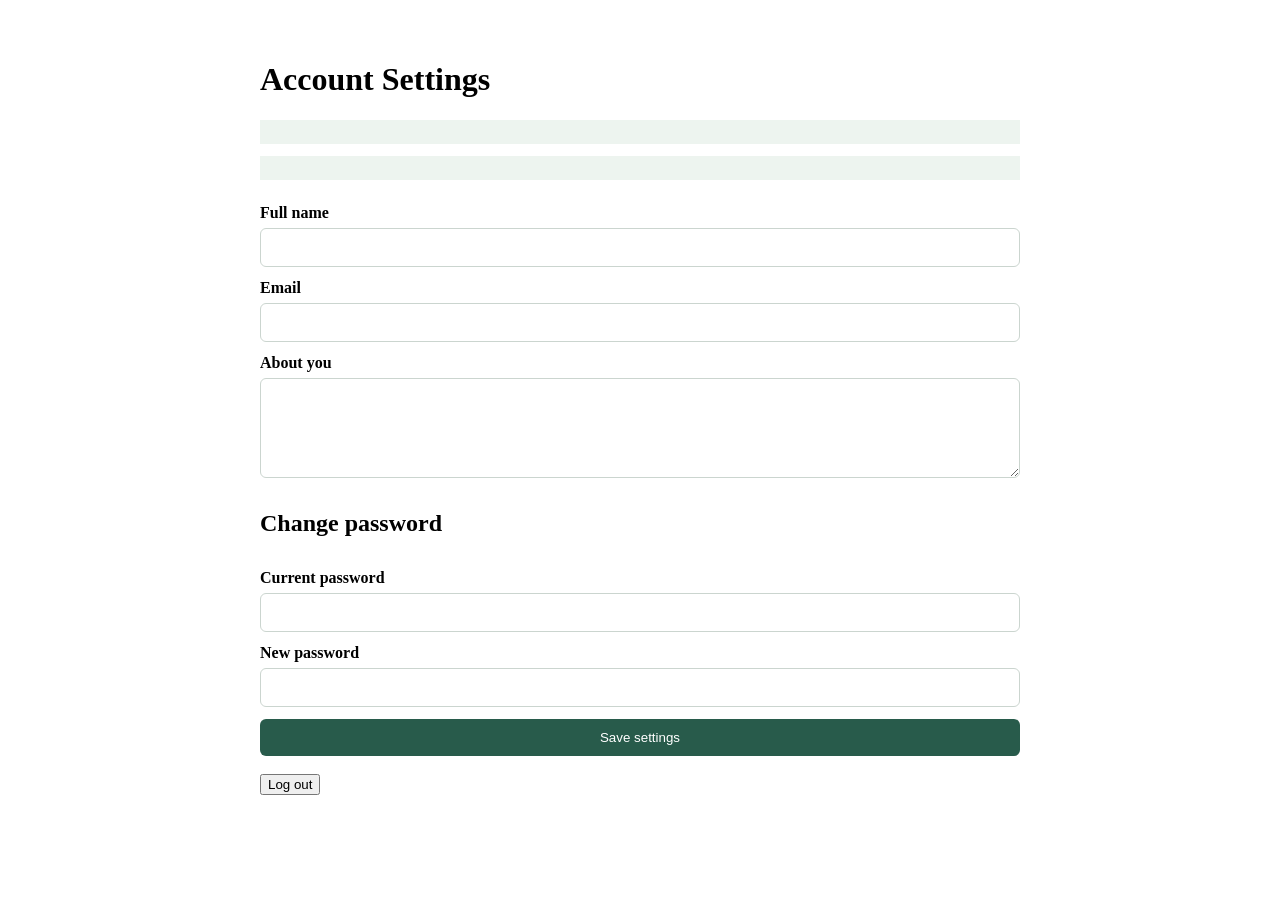
<file: src/main/resources/templates/settings.html>
<!DOCTYPE html>
<html lang="en" xmlns:th="http://www.thymeleaf.org">
<head>
    <meta charset="UTF-8">
    <meta name="viewport" content="width=device-width, initial-scale=1">
    <title>Account Settings | SkillBridge</title>
    <link rel="stylesheet" th:href="@{/css/dashboard.css}">
    <link rel="stylesheet" th:href="@{/css/app-theme.css}">
    <style>
        .module-page{max-width:760px;margin:0 auto;padding:32px}
        .module-nav{display:flex;flex-wrap:wrap;gap:14px;margin-bottom:28px}
        .module-nav a{color:#365b50;font-weight:600;text-decoration:none}
        .settings-form{display:grid;gap:12px;margin-top:24px}
        .settings-form label{display:grid;gap:6px;font-weight:600}
        .settings-form input,.settings-form textarea,.settings-form button{box-sizing:border-box;width:100%;padding:11px;border:1px solid #cbd5cf;border-radius:6px}
        .settings-form textarea{min-height:100px}
        .settings-form button{background:#285b4b;color:#fff;border:0;cursor:pointer}
        .notice{padding:12px;background:#edf4ef;margin:12px 0}
        .logout{margin-top:18px}
    </style>
</head>
<body>
<header th:replace="~{fragments/site-header :: siteHeader('account', true)}"></header>
<main class="module-page">
    <h1>Account Settings</h1>
    <div class="notice" th:if="${success != null}" th:text="${success}"></div>
    <div class="notice" th:if="${error != null}" th:text="${error}"></div>
    <form class="settings-form" th:action="@{/settings}" method="post">
        <label>Full name<input name="fullName" maxlength="120" th:value="${currentUser.fullName}" required></label>
        <label>Email<input name="email" type="email" th:value="${currentUser.email}" required></label>
        <label>About you<textarea name="bio" maxlength="500" th:text="${currentUser.bio}"></textarea></label>
        <h2>Change password</h2>
        <label>Current password<input name="currentPassword" type="password" autocomplete="current-password"></label>
        <label>New password<input name="newPassword" type="password" minlength="8" autocomplete="new-password"></label>
        <button type="submit">Save settings</button>
    </form>
    <form class="logout" th:action="@{/logout}" method="post">
        <button type="submit">Log out</button>
    </form>
</main>
</body>
</html>
</file>
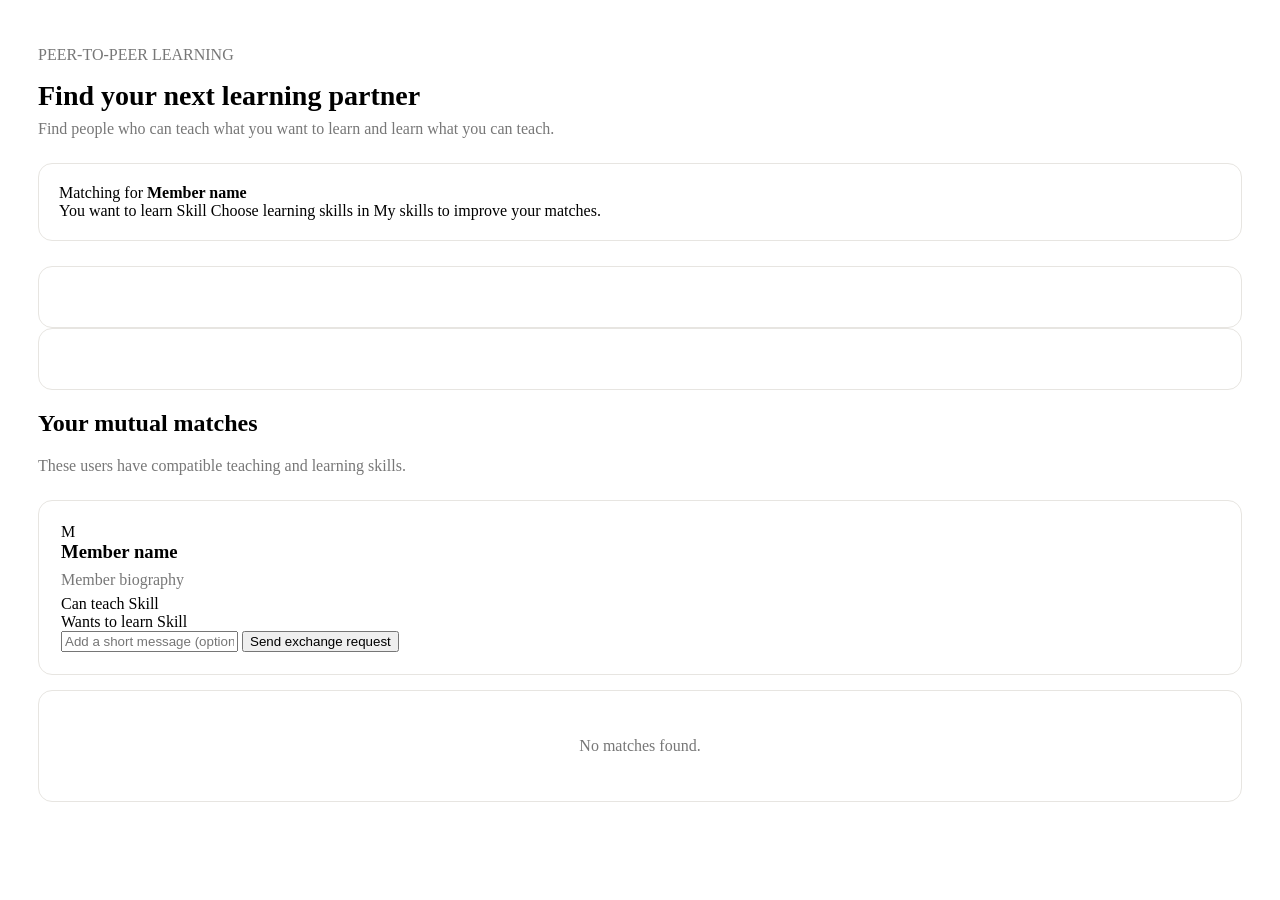
<file: src/main/resources/templates/skill-matching.html>
<!DOCTYPE html>
<html lang="en"
      xmlns:th="http://www.thymeleaf.org">

<head>
    <meta charset="UTF-8">
    <meta name="viewport" content="width=device-width, initial-scale=1.0">

    <title>Skill Matching | SkillBridge</title>

    <link rel="stylesheet" th:href="@{/css/dashboard.css}">

    <style>
        .matching-page {
            padding: 30px;
        }

        .matching-header {
            margin-bottom: 25px;
        }

        .matching-header h1 {
            margin: 0;
            font-size: 28px;
        }

        .matching-header p {
            color: #777;
            margin-top: 8px;
        }

        .user-selector {
            background: #ffffff;
            border: 1px solid #e7e5e1;
            border-radius: 14px;
            padding: 20px;
            margin-bottom: 25px;
        }

        .user-selector label {
            display: block;
            font-weight: 600;
            margin-bottom: 10px;
        }

        .user-selector input {
            width: 220px;
            padding: 11px 13px;
            border: 1px solid #d8d6d2;
            border-radius: 8px;
            outline: none;
        }

        .match-button {
            padding: 11px 18px;
            margin-left: 8px;
            border: none;
            border-radius: 8px;
            background: #5b53d6;
            color: white;
            cursor: pointer;
            font-weight: 600;
        }

        .match-button:hover {
            background: #4942bd;
        }

        .match-card {
            background: #ffffff;
            border: 1px solid #e7e5e1;
            border-radius: 14px;
            padding: 22px;
            margin-bottom: 15px;
        }

        .match-card h3 {
            margin: 0 0 8px;
        }

        .match-card p {
            color: #777;
            margin: 6px 0;
        }

        .match-badge {
            display: inline-block;
            margin-top: 12px;
            padding: 6px 10px;
            border-radius: 20px;
            background: #eeecff;
            color: #5149c7;
            font-size: 13px;
            font-weight: 600;
        }

        .empty-message {
            background: #ffffff;
            border: 1px solid #e7e5e1;
            border-radius: 14px;
            padding: 30px;
            text-align: center;
            color: #777;
        }

        .back-link {
            display: inline-block;
            margin-bottom: 20px;
            color: #5b53d6;
            text-decoration: none;
            font-weight: 600;
        }
    </style>
    <link rel="stylesheet" th:href="@{/css/app-theme.css}">
</head>

<body>

<header th:replace="~{fragments/site-header :: siteHeader('matching', true)}"></header>

<div class="matching-page">

    <div class="matching-header">
        <p class="matching-eyebrow">PEER-TO-PEER LEARNING</p>
        <h1>Find your next learning partner</h1>
        <p>
            Find people who can teach what you want to learn
            and learn what you can teach.
        </p>
    </div>

    <!-- Current User -->
    <div th:if="${currentUser != null}" class="user-selector">

        <div class="matching-member-label">Matching for <strong th:text="${currentUser.fullName}">Member name</strong></div>
        <div class="matching-member-skills">
            <span class="matching-list-label">You want to learn</span>
            <span class="matching-skill-chip" th:each="skill : ${currentUser.skillsToLearn}" th:text="${skill.name}">Skill</span>
            <span class="matching-list-empty" th:if="${currentUser.skillsToLearn.isEmpty()}">Choose learning skills in My skills to improve your matches.</span>
        </div>

    </div>

    <div th:if="${success != null}" class="empty-message" th:text="${success}"></div>
    <div th:if="${error != null}" class="empty-message" th:text="${error}"></div>


    <!-- Match Results -->

    <div th:if="${matches != null and !matches.isEmpty()}">

        <div class="matching-header">
            <h2>Your mutual matches</h2>
            <p>
                These users have compatible teaching and learning skills.
            </p>
        </div>


        <div
            class="match-card matching-result"
            th:each="match : ${matches}">

            <div class="matching-person">
                <span class="matching-avatar" th:text="${#strings.substring(match.fullName, 0, 1)}">M</span>
                <div>
                    <h3 th:text="${match.fullName}">Member name</h3>
                    <p th:if="${match.bio != null and !match.bio.isBlank()}" th:text="${match.bio}">Member biography</p>
                </div>
            </div>

            <div class="matching-skill-columns">
                <section>
                    <span class="matching-list-label">Can teach</span>
                    <span class="matching-skill-chip" th:each="skill : ${match.skillsToTeach}" th:text="${skill.name}">Skill</span>
                </section>
                <section>
                    <span class="matching-list-label">Wants to learn</span>
                    <span class="matching-skill-chip matching-skill-chip--learn" th:each="skill : ${match.skillsToLearn}" th:text="${skill.name}">Skill</span>
                </section>
            </div>

            <form class="matching-request-form" th:action="@{/requests/send}" method="post">
                <input type="hidden" name="receiverId" th:value="${match.id}">
                <input type="text" name="message" maxlength="500" placeholder="Add a short message (optional)">
                <button type="submit">Send exchange request</button>
            </form>

        </div>

    </div>


    <!-- Empty / Information Message -->

    <div
        th:if="${message != null}"
        class="empty-message">

        <p th:text="${message}">
            No matches found.
        </p>

    </div>

</div>

</body>
</html>
</file>
